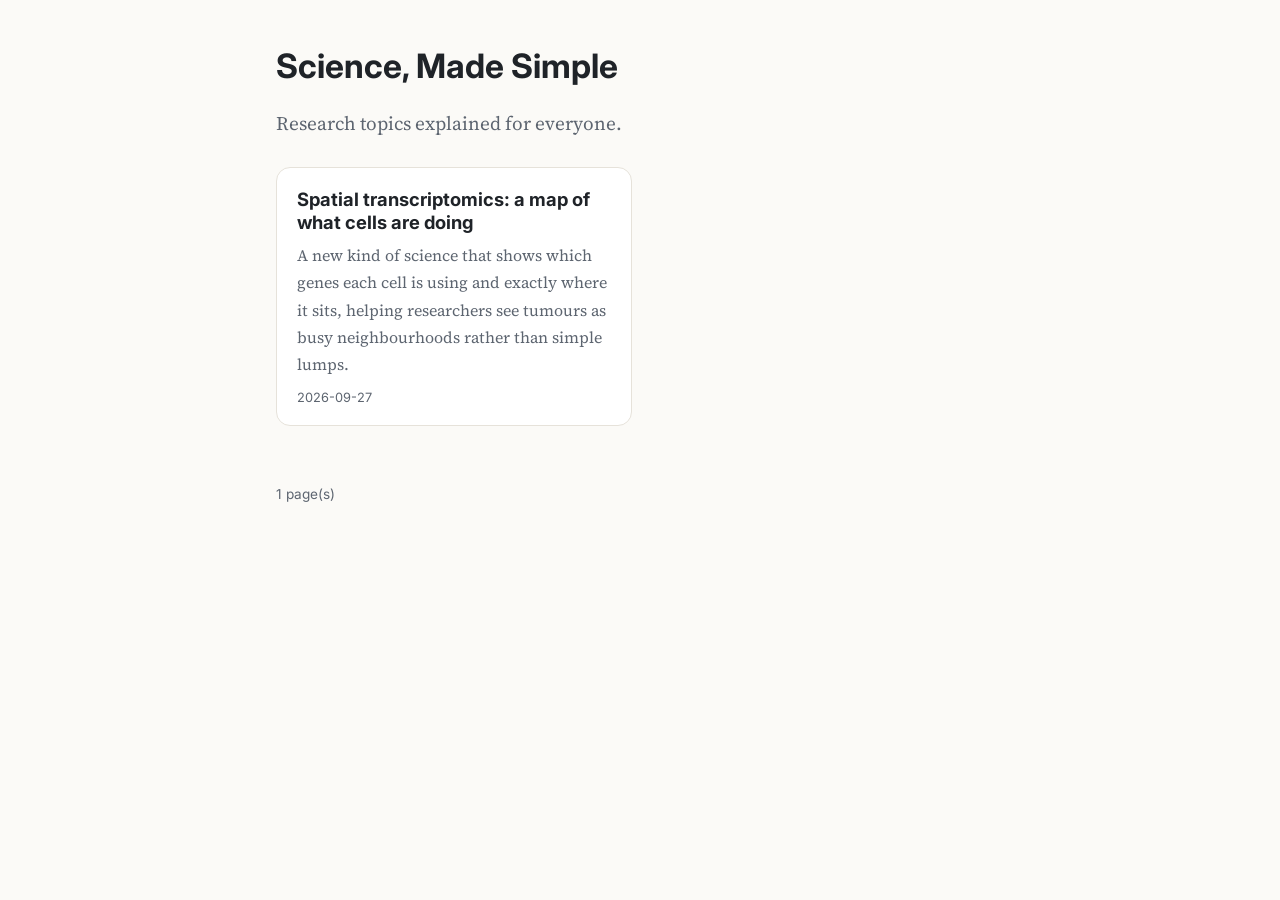
<file: index.html>
<!doctype html><html lang="en"><head><meta charset="utf-8">
<meta name="viewport" content="width=device-width,initial-scale=1">
<title>Science, Made Simple</title>
<link rel="preconnect" href="https://fonts.googleapis.com">
<link href="https://fonts.googleapis.com/css2?family=Inter:wght@500;700&family=Source+Serif+4:wght@400;600&display=swap" rel="stylesheet">
<link rel="stylesheet" href="style.css"></head><body><main class="wrap">
<h1>Science, Made Simple</h1><p class="lead">Research topics explained for everyone.</p>
<div class="grid"><a class="card" href="spatial-transcriptomics-explained/"><h2>Spatial transcriptomics: a map of what cells are doing</h2><p>A new kind of science that shows which genes each cell is using and exactly where it sits, helping researchers see tumours as busy neighbourhoods rather than simple lumps.</p><span class="date">2026-09-27</span></a></div>
<footer>1 page(s)</footer></main></body></html>
</file>
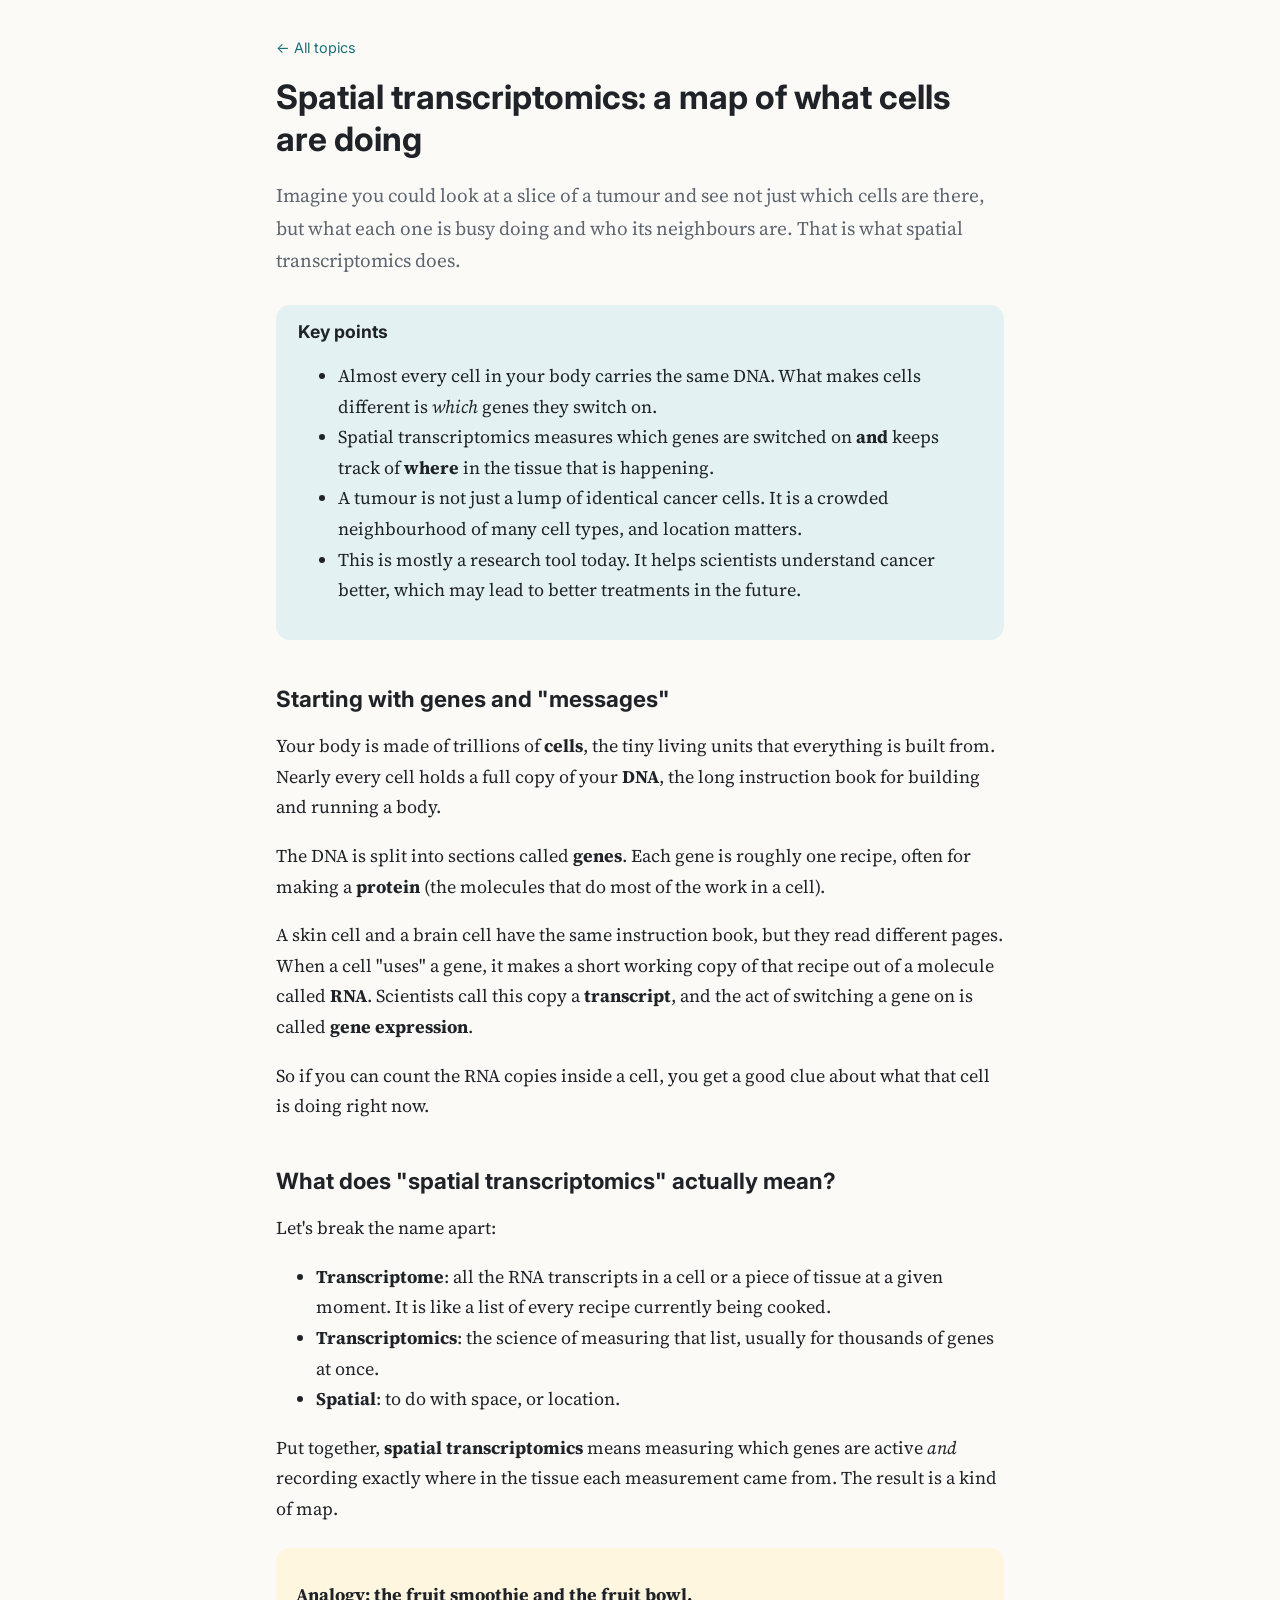
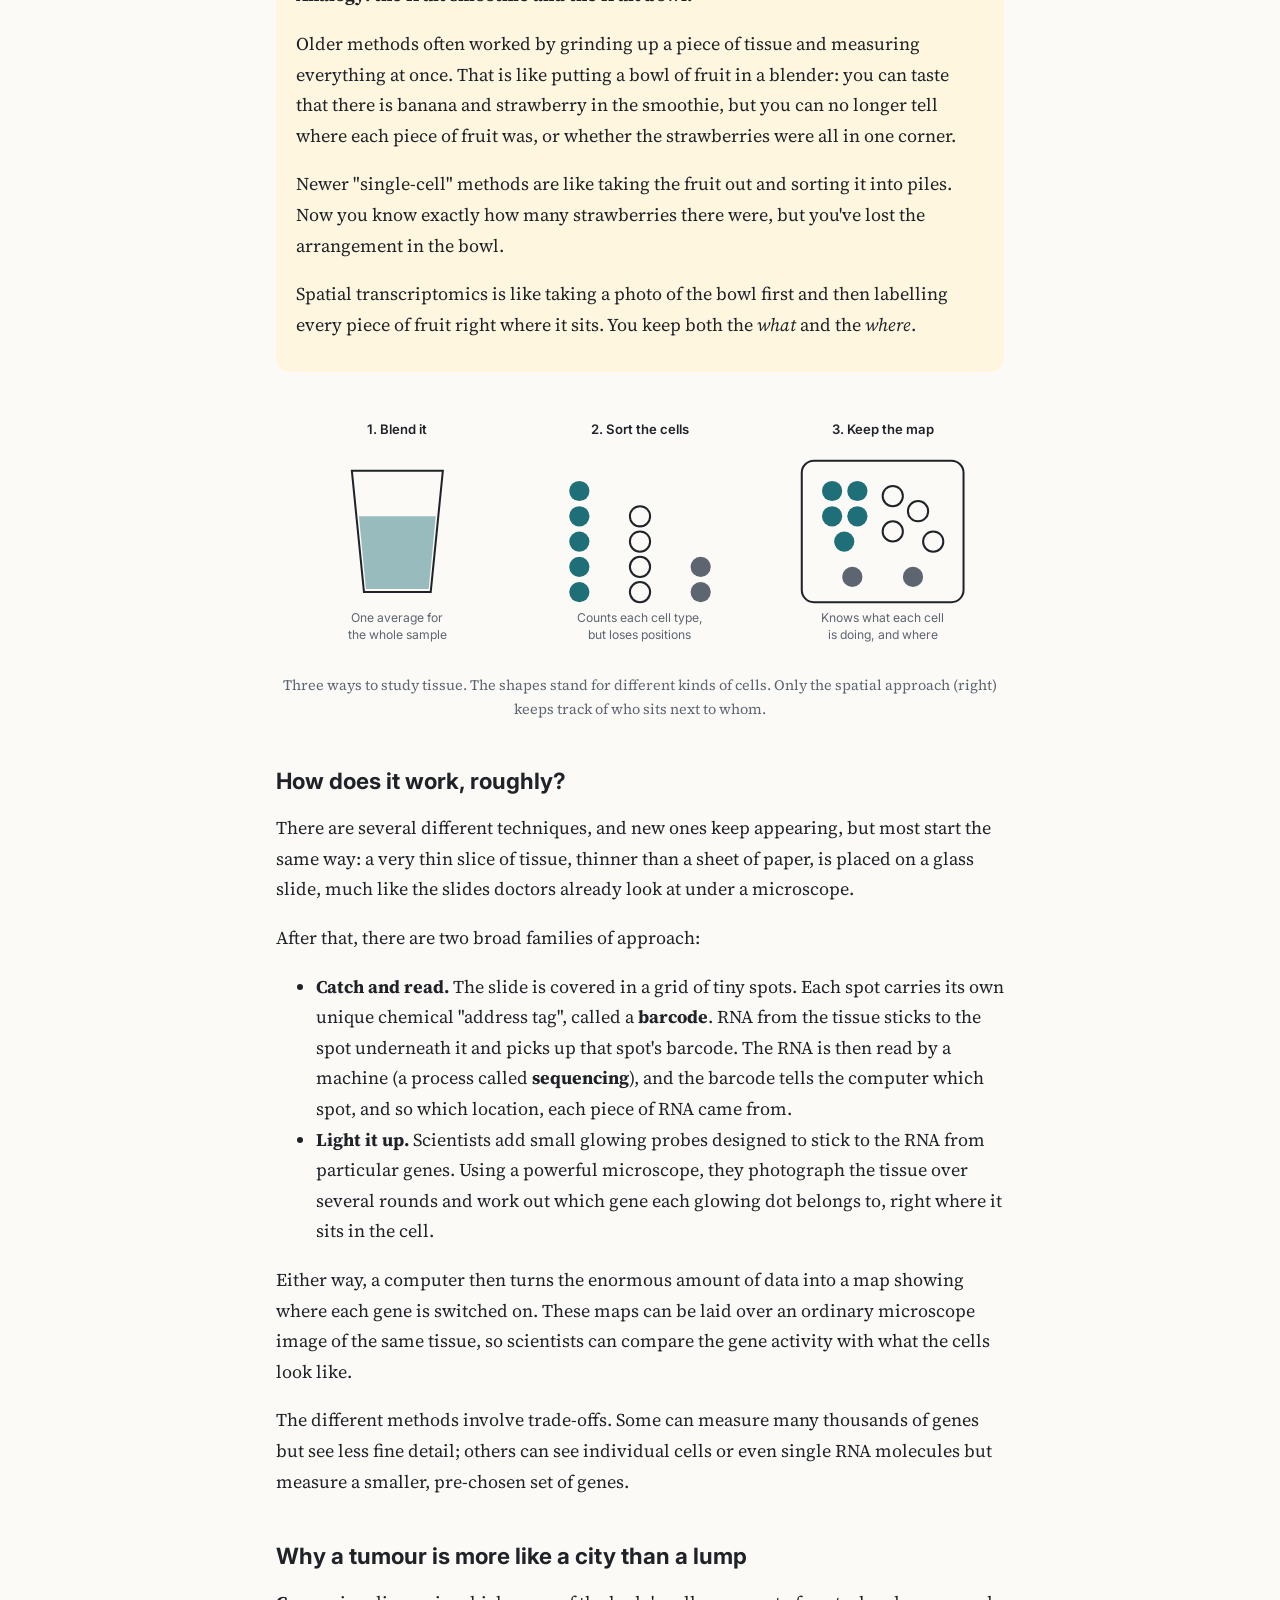
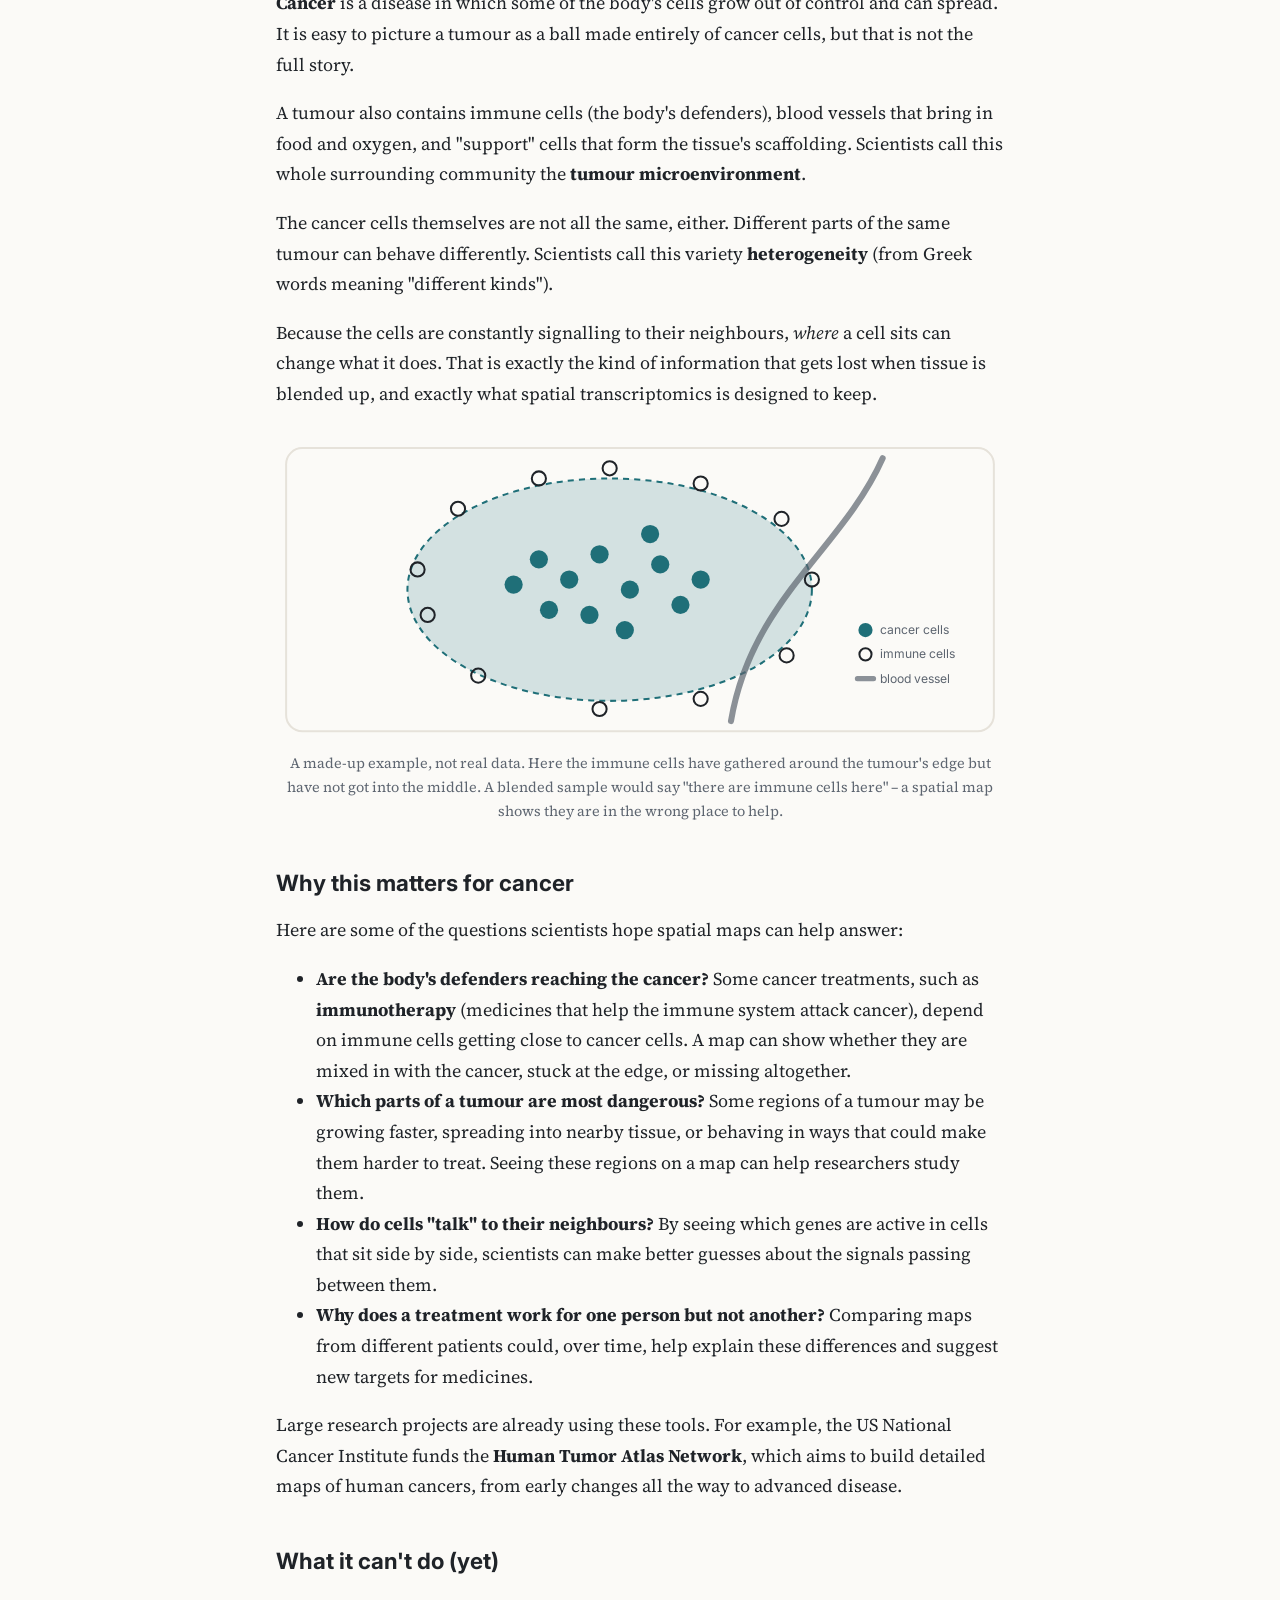
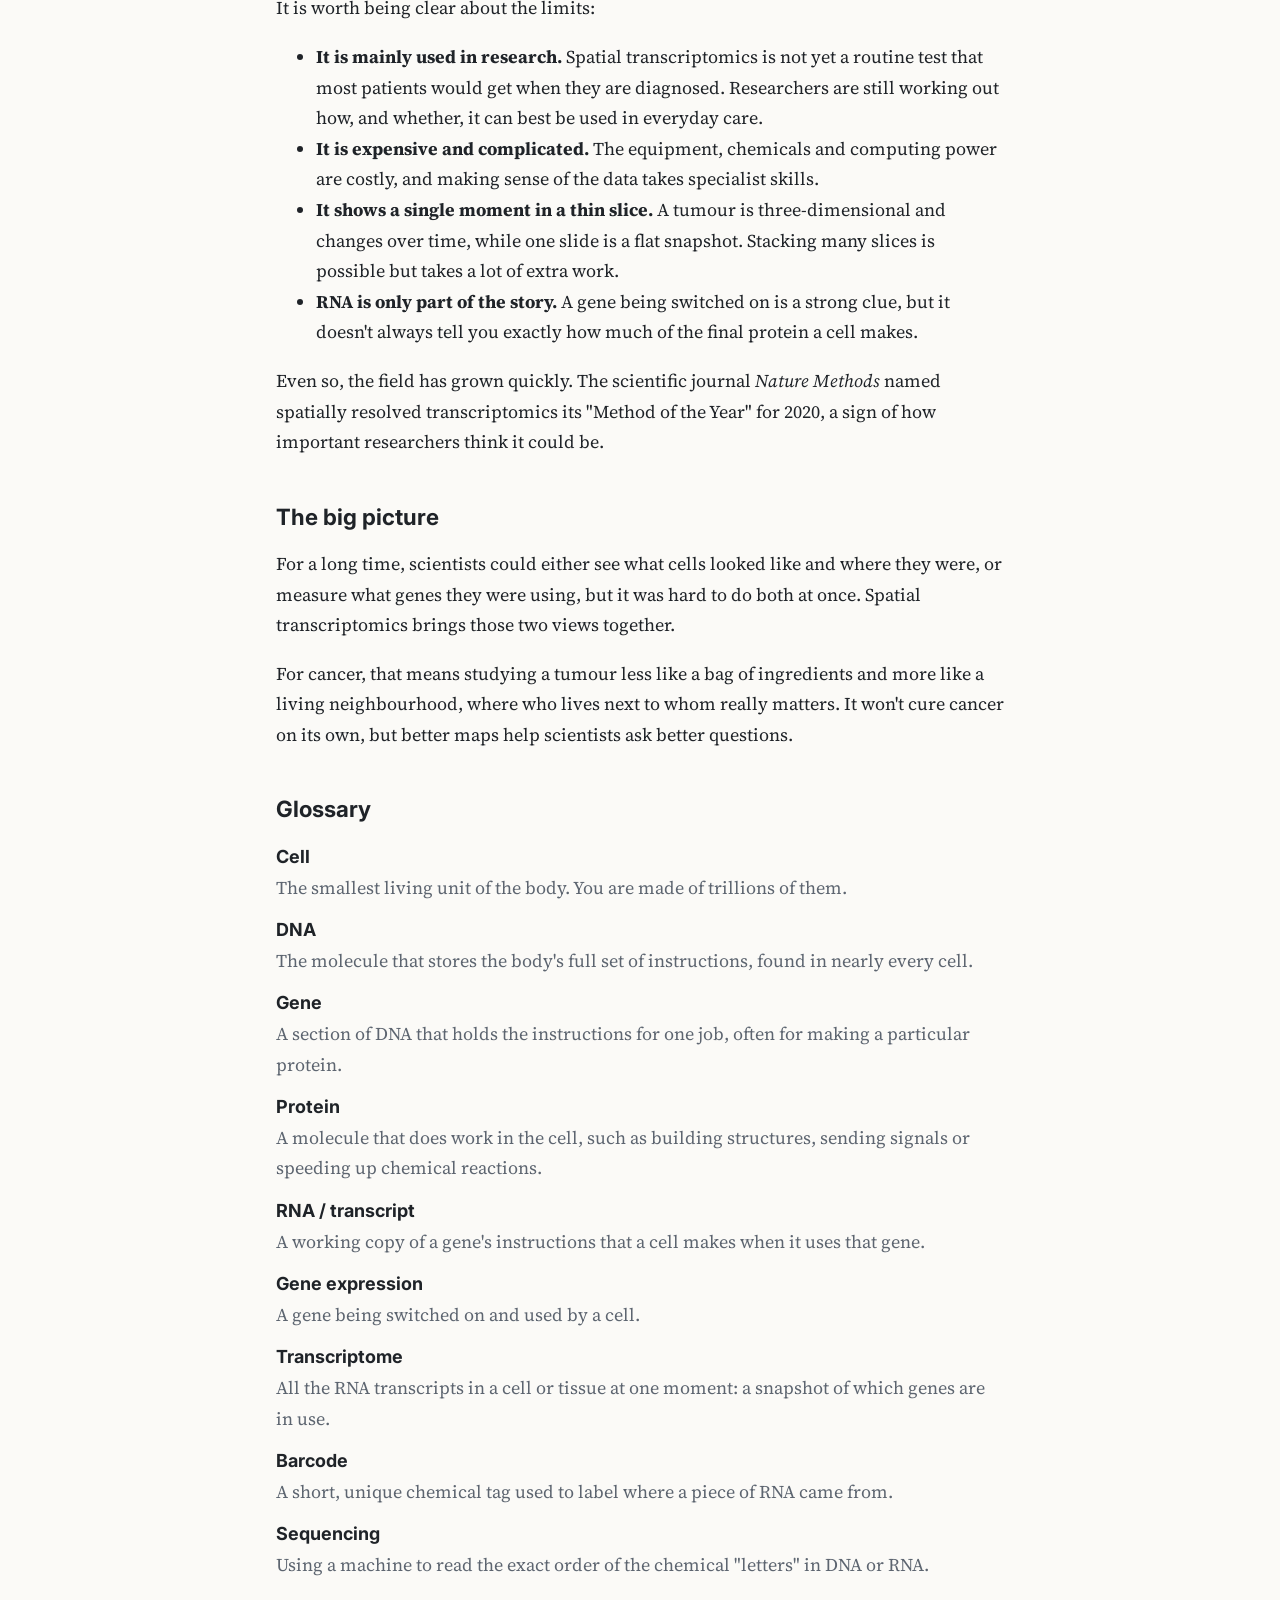
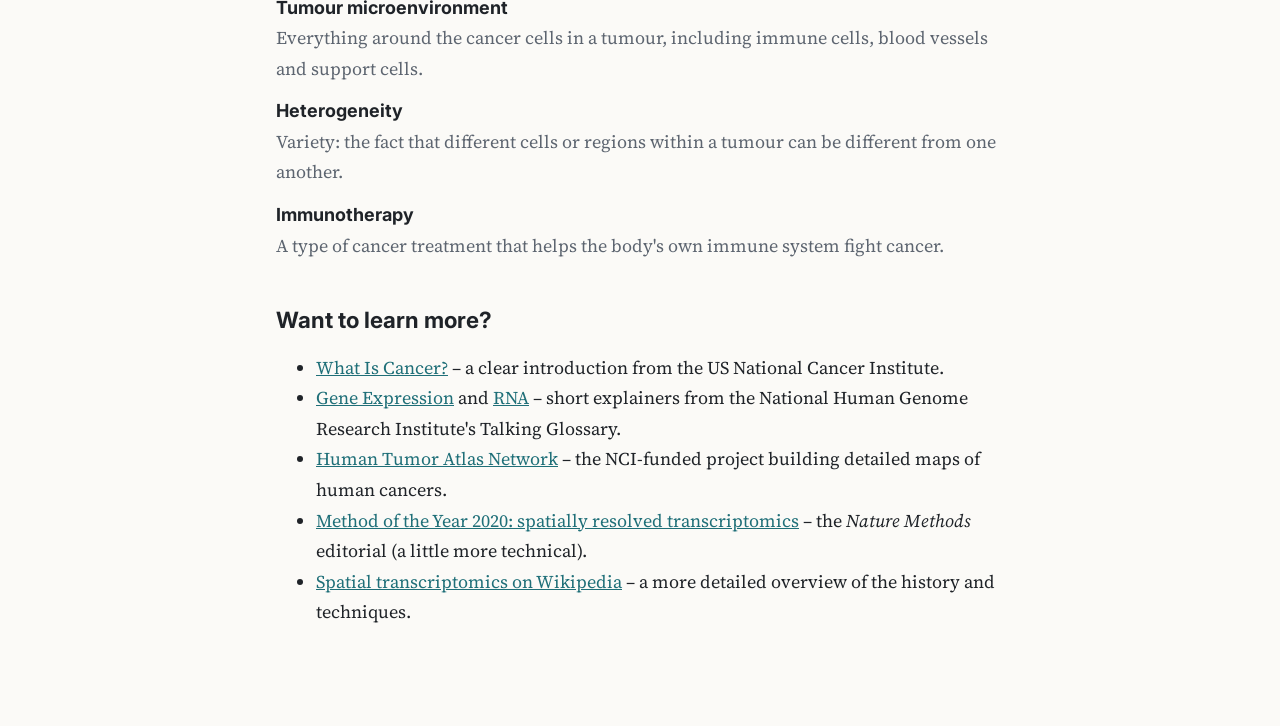
<file: spatial-transcriptomics-explained/index.html>
<!DOCTYPE html>
<html lang="en">
<head>
<meta charset="utf-8">
<meta name="viewport" content="width=device-width, initial-scale=1">
<title>Spatial transcriptomics: a map of what cells are doing inside a tumour</title>
<meta name="description" content="A plain-language guide to spatial transcriptomics and why it matters for understanding cancer.">
<link rel="preconnect" href="https://fonts.googleapis.com">
<link rel="preconnect" href="https://fonts.gstatic.com" crossorigin>
<link href="https://fonts.googleapis.com/css2?family=Inter:wght@400;600;700&family=Source+Serif+4:ital,wght@0,400;0,700;1,400&display=swap" rel="stylesheet">
<link rel="stylesheet" href="../style.css">
<style>
  .fig-label{font:600 13px "Inter",system-ui,sans-serif;fill:currentColor}
  .fig-small{font:12px "Inter",system-ui,sans-serif;fill:var(--muted)}
</style>
</head>
<body>
<main class="wrap">

<a class="back" href="../">&larr; All topics</a>

<h1>Spatial transcriptomics: a map of what cells are doing</h1>
<p class="lead">Imagine you could look at a slice of a tumour and see not just which cells are there, but what each one is busy doing and who its neighbours are. That is what spatial transcriptomics does.</p>

<div class="takeaways">
  <h2>Key points</h2>
  <ul>
    <li>Almost every cell in your body carries the same DNA. What makes cells different is <em>which</em> genes they switch on.</li>
    <li>Spatial transcriptomics measures which genes are switched on <strong>and</strong> keeps track of <strong>where</strong> in the tissue that is happening.</li>
    <li>A tumour is not just a lump of identical cancer cells. It is a crowded neighbourhood of many cell types, and location matters.</li>
    <li>This is mostly a research tool today. It helps scientists understand cancer better, which may lead to better treatments in the future.</li>
  </ul>
</div>

<h2>Starting with genes and "messages"</h2>
<p>Your body is made of trillions of <strong>cells</strong>, the tiny living units that everything is built from. Nearly every cell holds a full copy of your <strong>DNA</strong>, the long instruction book for building and running a body.</p>
<p>The DNA is split into sections called <strong>genes</strong>. Each gene is roughly one recipe, often for making a <strong>protein</strong> (the molecules that do most of the work in a cell).</p>
<p>A skin cell and a brain cell have the same instruction book, but they read different pages. When a cell "uses" a gene, it makes a short working copy of that recipe out of a molecule called <strong>RNA</strong>. Scientists call this copy a <strong>transcript</strong>, and the act of switching a gene on is called <strong>gene expression</strong>.</p>
<p>So if you can count the RNA copies inside a cell, you get a good clue about what that cell is doing right now.</p>

<h2>What does "spatial transcriptomics" actually mean?</h2>
<p>Let's break the name apart:</p>
<ul>
  <li><strong>Transcriptome</strong>: all the RNA transcripts in a cell or a piece of tissue at a given moment. It is like a list of every recipe currently being cooked.</li>
  <li><strong>Transcriptomics</strong>: the science of measuring that list, usually for thousands of genes at once.</li>
  <li><strong>Spatial</strong>: to do with space, or location.</li>
</ul>
<p>Put together, <strong>spatial transcriptomics</strong> means measuring which genes are active <em>and</em> recording exactly where in the tissue each measurement came from. The result is a kind of map.</p>

<div class="analogy">
  <p><strong>Analogy: the fruit smoothie and the fruit bowl.</strong></p>
  <p>Older methods often worked by grinding up a piece of tissue and measuring everything at once. That is like putting a bowl of fruit in a blender: you can taste that there is banana and strawberry in the smoothie, but you can no longer tell where each piece of fruit was, or whether the strawberries were all in one corner.</p>
  <p>Newer "single-cell" methods are like taking the fruit out and sorting it into piles. Now you know exactly how many strawberries there were, but you've lost the arrangement in the bowl.</p>
  <p>Spatial transcriptomics is like taking a photo of the bowl first and then labelling every piece of fruit right where it sits. You keep both the <em>what</em> and the <em>where</em>.</p>
</div>

<figure>
  <svg viewBox="0 0 720 260" role="img" aria-labelledby="f1t f1d">
    <title id="f1t">Three ways to study a piece of tissue</title>
    <desc id="f1d">Left: all cells blended into a single average colour. Middle: cells sorted into separate piles by type, with their positions lost. Right: cells shown in their original positions, like a map.</desc>

    <!-- Panel 1: blended -->
    <g transform="translate(20,20)">
      <text class="fig-label" x="100" y="14" text-anchor="middle">1. Blend it</text>
      <path d="M55 50 h90 l-12 120 h-66 z" fill="none" stroke="currentColor" stroke-width="2"/>
      <path d="M62 95 h76 l-7 72 h-62 z" fill="var(--accent)" opacity=".45"/>
      <text class="fig-small" x="100" y="200" text-anchor="middle">One average for</text>
      <text class="fig-small" x="100" y="216" text-anchor="middle">the whole sample</text>
    </g>

    <!-- Panel 2: sorted -->
    <g transform="translate(260,20)">
      <text class="fig-label" x="100" y="14" text-anchor="middle">2. Sort the cells</text>
      <g fill="var(--accent)">
        <circle cx="40" cy="70" r="10"/><circle cx="40" cy="95" r="10"/><circle cx="40" cy="120" r="10"/><circle cx="40" cy="145" r="10"/><circle cx="40" cy="170" r="10"/>
      </g>
      <g fill="none" stroke="currentColor" stroke-width="2">
        <circle cx="100" cy="95" r="10"/><circle cx="100" cy="120" r="10"/><circle cx="100" cy="145" r="10"/><circle cx="100" cy="170" r="10"/>
      </g>
      <g fill="var(--muted)">
        <circle cx="160" cy="145" r="10"/><circle cx="160" cy="170" r="10"/>
      </g>
      <text class="fig-small" x="100" y="200" text-anchor="middle">Counts each cell type,</text>
      <text class="fig-small" x="100" y="216" text-anchor="middle">but loses positions</text>
    </g>

    <!-- Panel 3: map -->
    <g transform="translate(500,20)">
      <text class="fig-label" x="100" y="14" text-anchor="middle">3. Keep the map</text>
      <rect x="20" y="40" width="160" height="140" rx="12" fill="none" stroke="currentColor" stroke-width="2"/>
      <g fill="var(--accent)">
        <circle cx="50" cy="70" r="10"/><circle cx="75" cy="70" r="10"/><circle cx="50" cy="95" r="10"/><circle cx="75" cy="95" r="10"/><circle cx="62" cy="120" r="10"/>
      </g>
      <g fill="none" stroke="currentColor" stroke-width="2">
        <circle cx="110" cy="75" r="10"/><circle cx="135" cy="90" r="10"/><circle cx="110" cy="110" r="10"/><circle cx="150" cy="120" r="10"/>
      </g>
      <g fill="var(--muted)">
        <circle cx="70" cy="155" r="10"/><circle cx="130" cy="155" r="10"/>
      </g>
      <text class="fig-small" x="100" y="200" text-anchor="middle">Knows what each cell</text>
      <text class="fig-small" x="100" y="216" text-anchor="middle">is doing, and where</text>
    </g>
  </svg>
  <figcaption>Three ways to study tissue. The shapes stand for different kinds of cells. Only the spatial approach (right) keeps track of who sits next to whom.</figcaption>
</figure>

<h2>How does it work, roughly?</h2>
<p>There are several different techniques, and new ones keep appearing, but most start the same way: a very thin slice of tissue, thinner than a sheet of paper, is placed on a glass slide, much like the slides doctors already look at under a microscope.</p>
<p>After that, there are two broad families of approach:</p>
<ul>
  <li><strong>Catch and read.</strong> The slide is covered in a grid of tiny spots. Each spot carries its own unique chemical "address tag", called a <strong>barcode</strong>. RNA from the tissue sticks to the spot underneath it and picks up that spot's barcode. The RNA is then read by a machine (a process called <strong>sequencing</strong>), and the barcode tells the computer which spot, and so which location, each piece of RNA came from.</li>
  <li><strong>Light it up.</strong> Scientists add small glowing probes designed to stick to the RNA from particular genes. Using a powerful microscope, they photograph the tissue over several rounds and work out which gene each glowing dot belongs to, right where it sits in the cell.</li>
</ul>
<p>Either way, a computer then turns the enormous amount of data into a map showing where each gene is switched on. These maps can be laid over an ordinary microscope image of the same tissue, so scientists can compare the gene activity with what the cells look like.</p>
<p>The different methods involve trade-offs. Some can measure many thousands of genes but see less fine detail; others can see individual cells or even single RNA molecules but measure a smaller, pre-chosen set of genes.</p>

<h2>Why a tumour is more like a city than a lump</h2>
<p><strong>Cancer</strong> is a disease in which some of the body's cells grow out of control and can spread. It is easy to picture a tumour as a ball made entirely of cancer cells, but that is not the full story.</p>
<p>A tumour also contains immune cells (the body's defenders), blood vessels that bring in food and oxygen, and "support" cells that form the tissue's scaffolding. Scientists call this whole surrounding community the <strong>tumour microenvironment</strong>.</p>
<p>The cancer cells themselves are not all the same, either. Different parts of the same tumour can behave differently. Scientists call this variety <strong>heterogeneity</strong> (from Greek words meaning "different kinds").</p>
<p>Because the cells are constantly signalling to their neighbours, <em>where</em> a cell sits can change what it does. That is exactly the kind of information that gets lost when tissue is blended up, and exactly what spatial transcriptomics is designed to keep.</p>

<figure>
  <svg viewBox="0 0 720 300" role="img" aria-labelledby="f2t f2d">
    <title id="f2t">A simplified map of a tumour slice</title>
    <desc id="f2d">An oval tumour with a core of cancer cells. Immune cells are gathered around the outer edge and have not moved into the centre. Blood vessels run through part of the tissue.</desc>

    <!-- surrounding healthy tissue -->
    <rect x="10" y="10" width="700" height="280" rx="16" fill="none" stroke="var(--line)" stroke-width="2"/>
    <!-- tumour -->
    <ellipse cx="330" cy="150" rx="200" ry="110" fill="var(--accent)" opacity=".18"/>
    <ellipse cx="330" cy="150" rx="200" ry="110" fill="none" stroke="var(--accent)" stroke-width="2" stroke-dasharray="6 5"/>
    <!-- cancer cells in core -->
    <g fill="var(--accent)">
      <circle cx="260" cy="120" r="9"/><circle cx="290" cy="140" r="9"/><circle cx="320" cy="115" r="9"/>
      <circle cx="350" cy="150" r="9"/><circle cx="380" cy="125" r="9"/><circle cx="310" cy="175" r="9"/>
      <circle cx="270" cy="170" r="9"/><circle cx="345" cy="190" r="9"/><circle cx="400" cy="165" r="9"/>
      <circle cx="235" cy="145" r="9"/><circle cx="420" cy="140" r="9"/><circle cx="370" cy="95" r="9"/>
    </g>
    <!-- immune cells at edge -->
    <g fill="none" stroke="currentColor" stroke-width="2">
      <circle cx="140" cy="130" r="7"/><circle cx="150" cy="175" r="7"/><circle cx="180" cy="70" r="7"/>
      <circle cx="200" cy="235" r="7"/><circle cx="260" cy="40" r="7"/><circle cx="330" cy="30" r="7"/>
      <circle cx="420" cy="45" r="7"/><circle cx="500" cy="80" r="7"/><circle cx="530" cy="140" r="7"/>
      <circle cx="505" cy="215" r="7"/><circle cx="420" cy="258" r="7"/><circle cx="320" cy="268" r="7"/>
    </g>
    <!-- blood vessel -->
    <path d="M600 20 C 560 110, 470 160, 450 280" fill="none" stroke="var(--muted)" stroke-width="6" stroke-linecap="round" opacity=".7"/>

    <!-- legend -->
    <g transform="translate(575,190)">
      <circle cx="8" cy="0" r="7" fill="var(--accent)"/>
      <text class="fig-small" x="22" y="4">cancer cells</text>
      <circle cx="8" cy="24" r="6" fill="none" stroke="currentColor" stroke-width="2"/>
      <text class="fig-small" x="22" y="28">immune cells</text>
      <line x1="0" y1="48" x2="16" y2="48" stroke="var(--muted)" stroke-width="5" stroke-linecap="round" opacity=".7"/>
      <text class="fig-small" x="22" y="52">blood vessel</text>
    </g>
  </svg>
  <figcaption>A made-up example, not real data. Here the immune cells have gathered around the tumour's edge but have not got into the middle. A blended sample would say "there are immune cells here" &ndash; a spatial map shows they are in the wrong place to help.</figcaption>
</figure>

<h2>Why this matters for cancer</h2>
<p>Here are some of the questions scientists hope spatial maps can help answer:</p>
<ul>
  <li><strong>Are the body's defenders reaching the cancer?</strong> Some cancer treatments, such as <strong>immunotherapy</strong> (medicines that help the immune system attack cancer), depend on immune cells getting close to cancer cells. A map can show whether they are mixed in with the cancer, stuck at the edge, or missing altogether.</li>
  <li><strong>Which parts of a tumour are most dangerous?</strong> Some regions of a tumour may be growing faster, spreading into nearby tissue, or behaving in ways that could make them harder to treat. Seeing these regions on a map can help researchers study them.</li>
  <li><strong>How do cells "talk" to their neighbours?</strong> By seeing which genes are active in cells that sit side by side, scientists can make better guesses about the signals passing between them.</li>
  <li><strong>Why does a treatment work for one person but not another?</strong> Comparing maps from different patients could, over time, help explain these differences and suggest new targets for medicines.</li>
</ul>
<p>Large research projects are already using these tools. For example, the US National Cancer Institute funds the <strong>Human Tumor Atlas Network</strong>, which aims to build detailed maps of human cancers, from early changes all the way to advanced disease.</p>

<h2>What it can't do (yet)</h2>
<p>It is worth being clear about the limits:</p>
<ul>
  <li><strong>It is mainly used in research.</strong> Spatial transcriptomics is not yet a routine test that most patients would get when they are diagnosed. Researchers are still working out how, and whether, it can best be used in everyday care.</li>
  <li><strong>It is expensive and complicated.</strong> The equipment, chemicals and computing power are costly, and making sense of the data takes specialist skills.</li>
  <li><strong>It shows a single moment in a thin slice.</strong> A tumour is three-dimensional and changes over time, while one slide is a flat snapshot. Stacking many slices is possible but takes a lot of extra work.</li>
  <li><strong>RNA is only part of the story.</strong> A gene being switched on is a strong clue, but it doesn't always tell you exactly how much of the final protein a cell makes.</li>
</ul>
<p>Even so, the field has grown quickly. The scientific journal <em>Nature Methods</em> named spatially resolved transcriptomics its "Method of the Year" for 2020, a sign of how important researchers think it could be.</p>

<h2>The big picture</h2>
<p>For a long time, scientists could either see what cells looked like and where they were, or measure what genes they were using, but it was hard to do both at once. Spatial transcriptomics brings those two views together.</p>
<p>For cancer, that means studying a tumour less like a bag of ingredients and more like a living neighbourhood, where who lives next to whom really matters. It won't cure cancer on its own, but better maps help scientists ask better questions.</p>

<h2>Glossary</h2>
<dl class="glossary">
  <dt>Cell</dt>
  <dd>The smallest living unit of the body. You are made of trillions of them.</dd>
  <dt>DNA</dt>
  <dd>The molecule that stores the body's full set of instructions, found in nearly every cell.</dd>
  <dt>Gene</dt>
  <dd>A section of DNA that holds the instructions for one job, often for making a particular protein.</dd>
  <dt>Protein</dt>
  <dd>A molecule that does work in the cell, such as building structures, sending signals or speeding up chemical reactions.</dd>
  <dt>RNA / transcript</dt>
  <dd>A working copy of a gene's instructions that a cell makes when it uses that gene.</dd>
  <dt>Gene expression</dt>
  <dd>A gene being switched on and used by a cell.</dd>
  <dt>Transcriptome</dt>
  <dd>All the RNA transcripts in a cell or tissue at one moment: a snapshot of which genes are in use.</dd>
  <dt>Barcode</dt>
  <dd>A short, unique chemical tag used to label where a piece of RNA came from.</dd>
  <dt>Sequencing</dt>
  <dd>Using a machine to read the exact order of the chemical "letters" in DNA or RNA.</dd>
  <dt>Tumour microenvironment</dt>
  <dd>Everything around the cancer cells in a tumour, including immune cells, blood vessels and support cells.</dd>
  <dt>Heterogeneity</dt>
  <dd>Variety: the fact that different cells or regions within a tumour can be different from one another.</dd>
  <dt>Immunotherapy</dt>
  <dd>A type of cancer treatment that helps the body's own immune system fight cancer.</dd>
</dl>

<h2>Want to learn more?</h2>
<ul>
  <li><a href="https://www.cancer.gov/about-cancer/understanding/what-is-cancer">What Is Cancer?</a> &ndash; a clear introduction from the US National Cancer Institute.</li>
  <li><a href="https://www.genome.gov/genetics-glossary/Gene-Expression">Gene Expression</a> and <a href="https://www.genome.gov/genetics-glossary/RNA-Ribonucleic-Acid">RNA</a> &ndash; short explainers from the National Human Genome Research Institute's Talking Glossary.</li>
  <li><a href="https://humantumoratlas.org/">Human Tumor Atlas Network</a> &ndash; the NCI-funded project building detailed maps of human cancers.</li>
  <li><a href="https://pubmed.ncbi.nlm.nih.gov/33408396/">Method of the Year 2020: spatially resolved transcriptomics</a> &ndash; the <em>Nature Methods</em> editorial (a little more technical).</li>
  <li><a href="https://en.wikipedia.org/wiki/Spatial_transcriptomics">Spatial transcriptomics on Wikipedia</a> &ndash; a more detailed overview of the history and techniques.</li>
</ul>

</main>
</body>
</html>
</file>
<file: style.css>
:root{--bg:#fbfaf7;--fg:#1f2328;--muted:#5d6570;--card:#ffffff;--line:#e6e2da;
--accent:#1f6f78;--accent-soft:#e3f1f2;--note:#fff6e0;--radius:14px}
@media (prefers-color-scheme:dark){:root{--bg:#15181c;--fg:#e8e6e1;--muted:#a3a9b1;
--card:#1d2126;--line:#2e333a;--accent:#6cc3cc;--accent-soft:#1f3438;--note:#3a3220}}
*{box-sizing:border-box}
body{margin:0;background:var(--bg);color:var(--fg);
font:18px/1.7 "Source Serif 4",Georgia,serif}
.wrap{max-width:760px;margin:0 auto;padding:32px 16px 80px}
h1,h2,h3{font-family:"Inter",system-ui,sans-serif;line-height:1.25}
h1{font-size:2.1rem;margin:.4em 0 .2em}
h2{font-size:1.4rem;margin-top:2em}
.lead{font-size:1.2rem;color:var(--muted)}
a{color:var(--accent)}
.back{font-family:"Inter",system-ui,sans-serif;font-size:.9rem;text-decoration:none}
.takeaways{background:var(--accent-soft);border-radius:var(--radius);padding:16px 22px;margin:28px 0}
.takeaways h2{margin-top:0;font-size:1.1rem}
.analogy{background:var(--note);border-radius:var(--radius);padding:14px 20px;margin:24px 0}
.glossary dt{font-weight:700;font-family:"Inter",system-ui,sans-serif}
.glossary dd{margin:0 0 12px 0;color:var(--muted)}
figure{margin:28px 0}figure svg{width:100%;height:auto}
figcaption{font-size:.9rem;color:var(--muted);text-align:center}
.grid{display:grid;gap:16px;grid-template-columns:repeat(auto-fill,minmax(260px,1fr));margin-top:28px}
.card{display:block;background:var(--card);border:1px solid var(--line);border-radius:var(--radius);
padding:20px;text-decoration:none;color:var(--fg);transition:transform .15s,border-color .15s}
.card:hover{transform:translateY(-2px);border-color:var(--accent)}
.card h2{font-size:1.15rem;margin:0 0 8px}.card p{margin:0;color:var(--muted);font-size:1rem}
.date{display:block;margin-top:12px;font:.8rem "Inter",system-ui,sans-serif;color:var(--muted)}
footer{margin-top:60px;font:.85rem "Inter",system-ui,sans-serif;color:var(--muted)}
</file>
